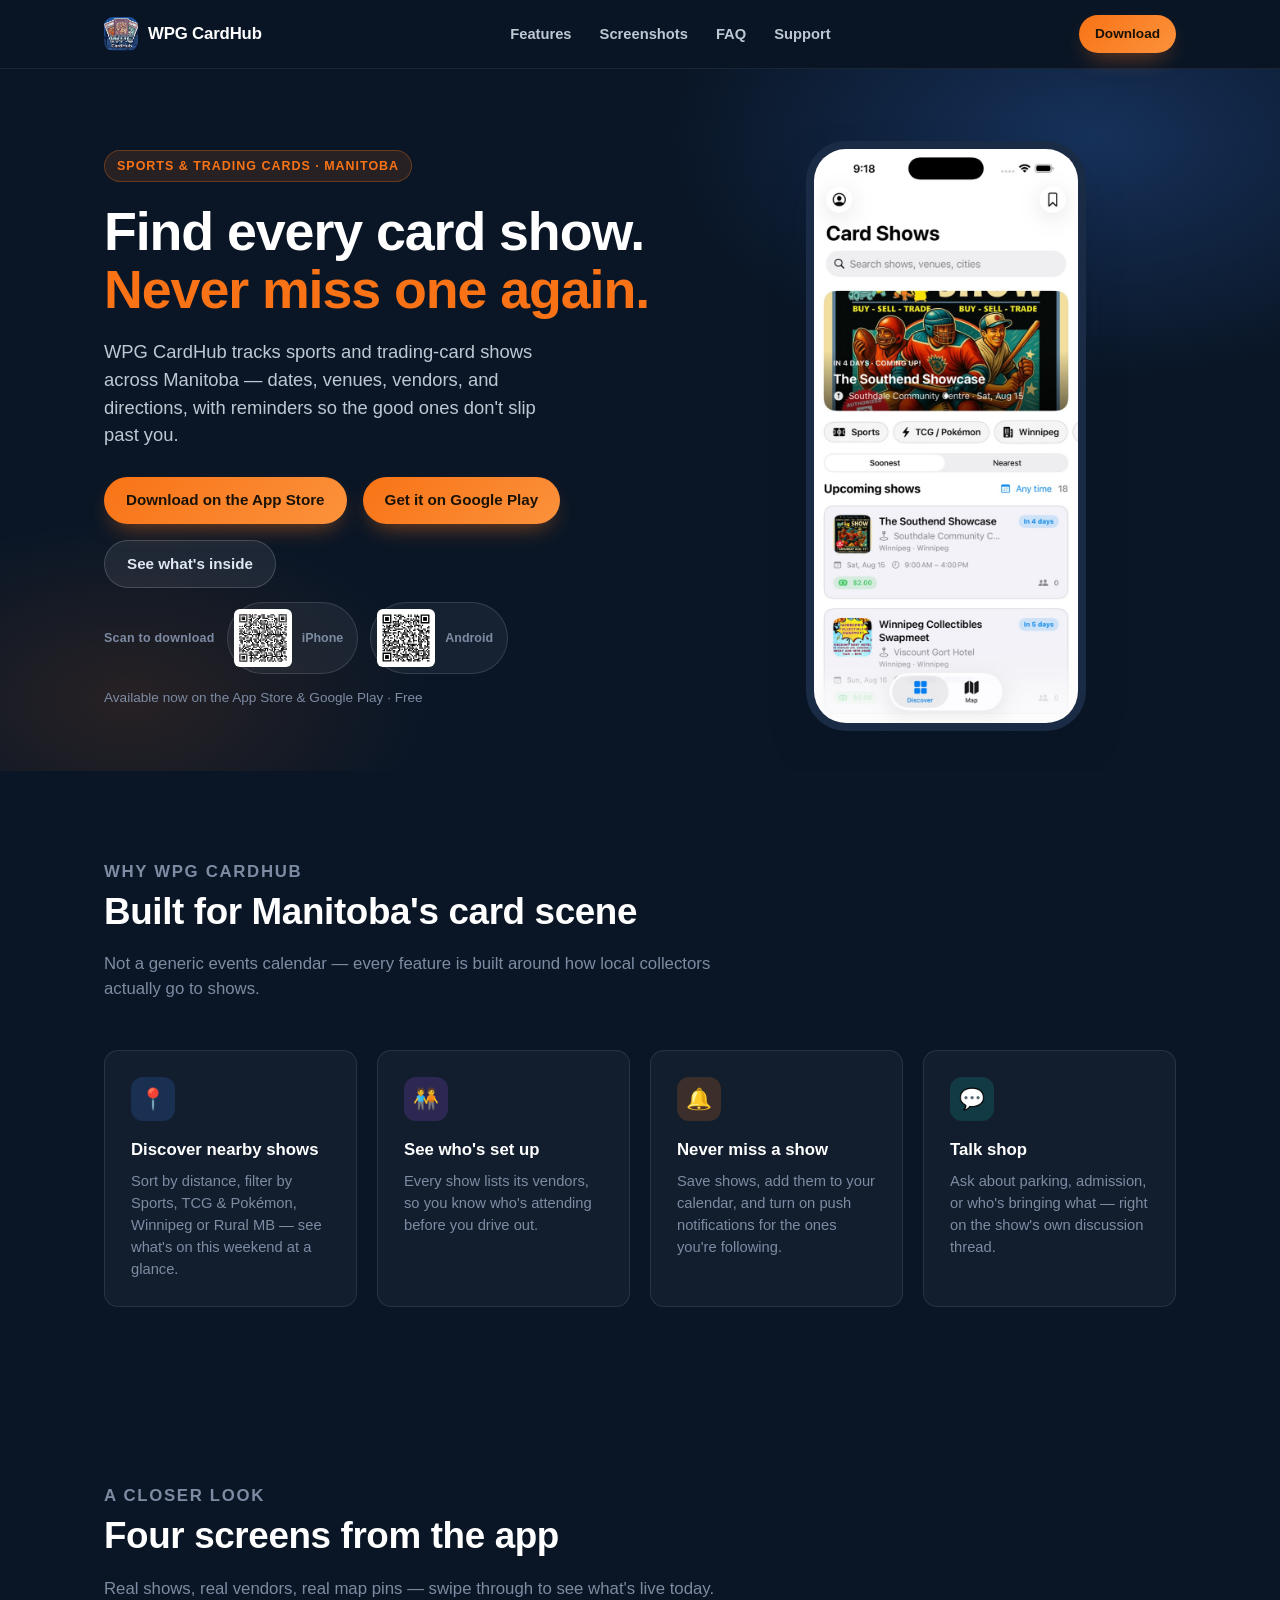
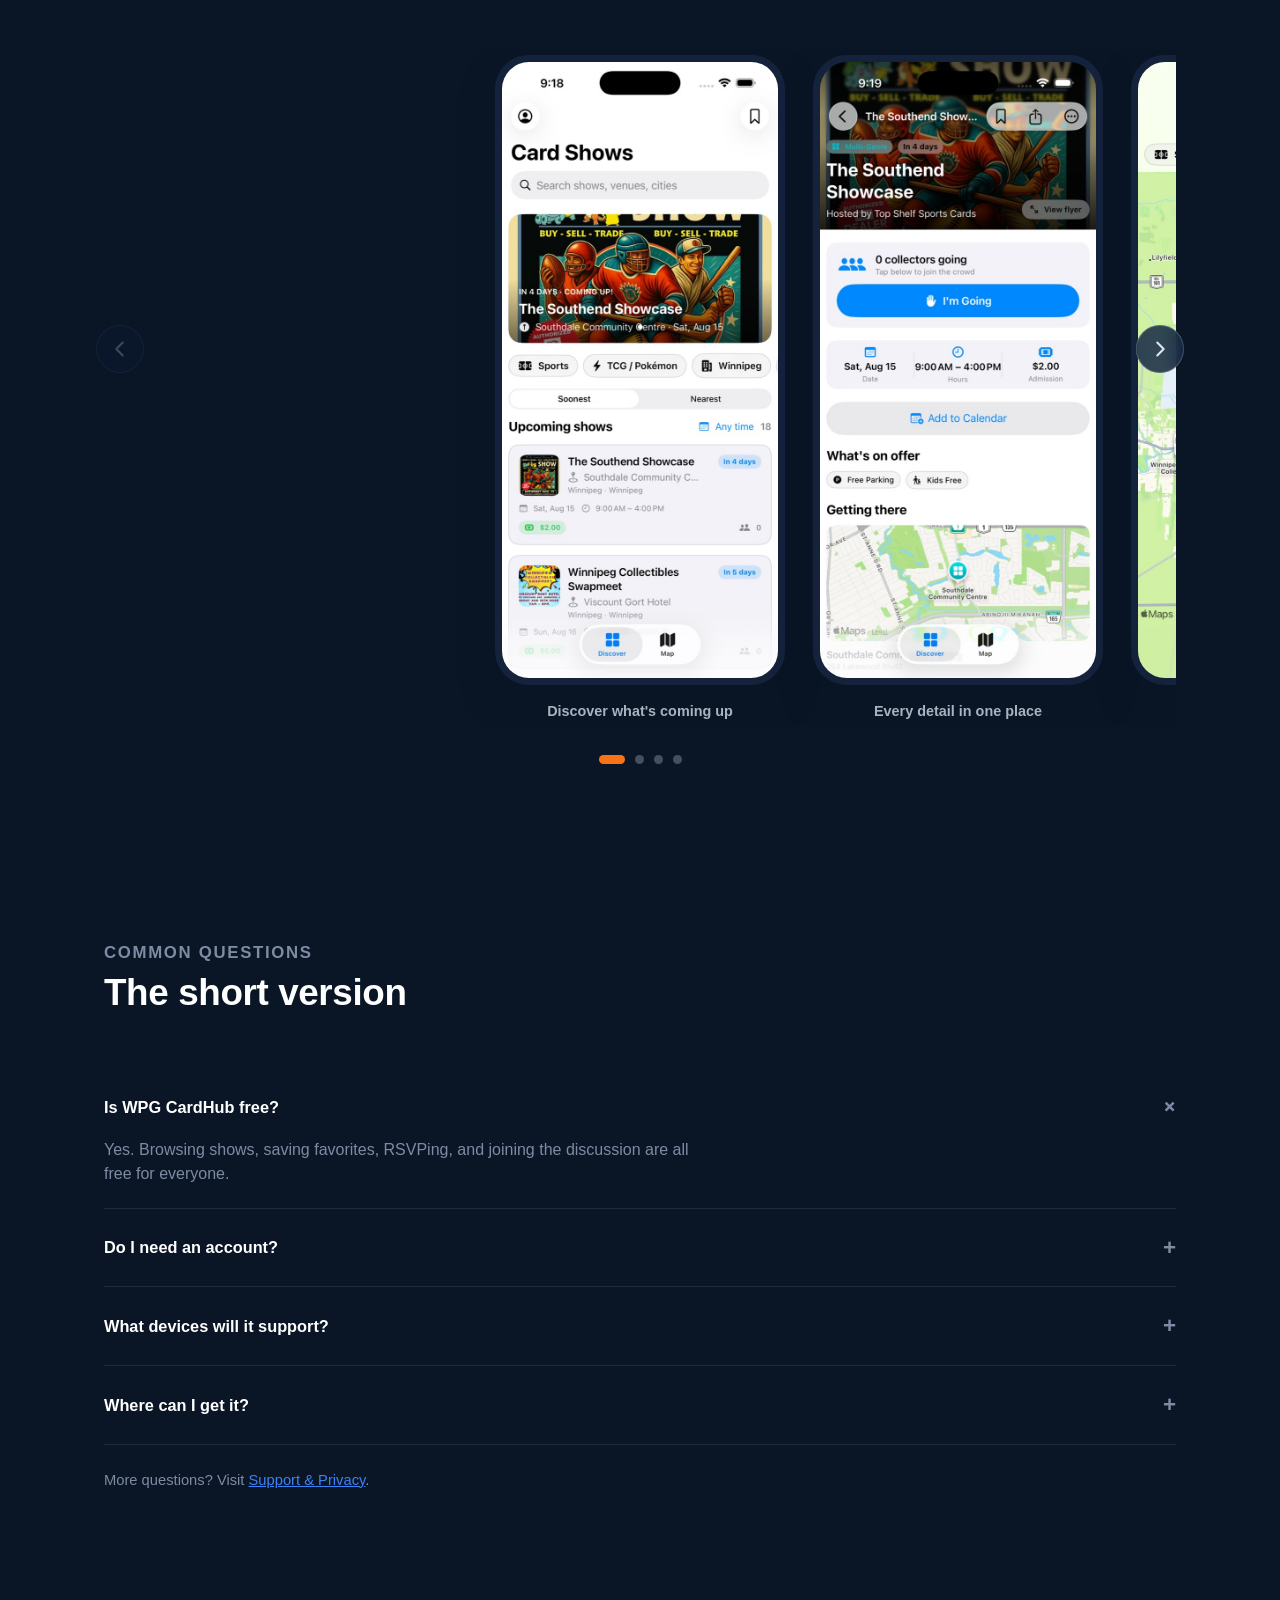
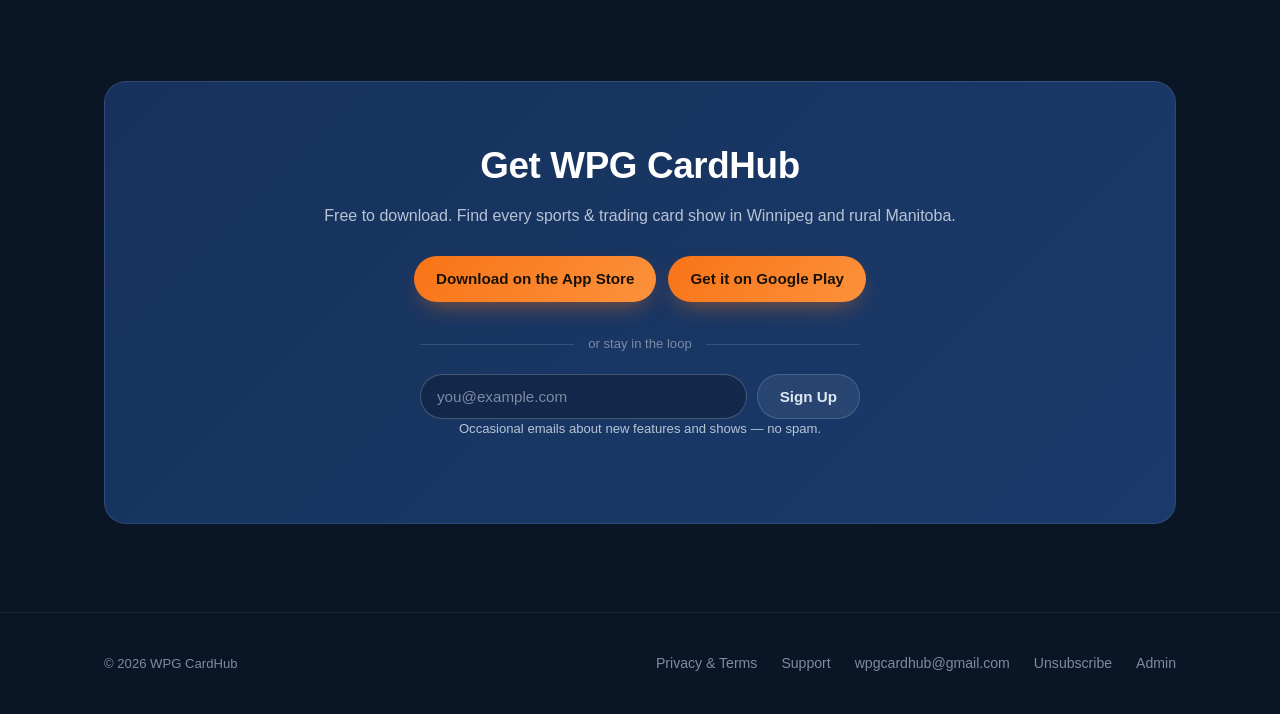
<file: index.html>
<!doctype html>
<html lang="en">
<head>
  <meta charset="utf-8">
  <title>WPG CardHub — Find Winnipeg & Manitoba Card Shows</title>
  <meta name="description" content="WPG CardHub tracks every sports and trading card show in Winnipeg and rural Manitoba — dates, vendors, directions, and reminders in one free app.">
  <meta name="viewport" content="width=device-width, initial-scale=1">
  <link rel="canonical" href="https://wpgcardhub.app/">
  <meta property="og:type" content="website">
  <meta property="og:site_name" content="WPG CardHub">
  <meta property="og:title" content="WPG CardHub — Find Winnipeg & Manitoba Card Shows">
  <meta property="og:description" content="Every sports and trading card show in Winnipeg and rural Manitoba — dates, vendors, directions, and reminders in one free app.">
  <meta property="og:url" content="https://wpgcardhub.app/">
  <meta property="og:image" content="https://wpgcardhub.app/assets/og-image.jpg">
  <meta name="twitter:card" content="summary">
  <meta name="twitter:title" content="WPG CardHub — Find Winnipeg & Manitoba Card Shows">
  <meta name="twitter:description" content="Every sports and trading card show in Winnipeg and rural Manitoba, in one free app.">
  <meta name="twitter:image" content="https://wpgcardhub.app/assets/og-image.jpg">
  <link rel="icon" href="assets/favicon-64.png">
  <link rel="apple-touch-icon" href="assets/apple-touch-icon.png">
  <link rel="stylesheet" href="css/style.css">
</head>
<body>
  <header class="site-header">
    <div class="wrap">
      <a class="brand" href="#top">
        <img src="assets/logo-128.jpg" alt="" width="34" height="34">
        WPG CardHub
      </a>
      <nav class="site-nav">
        <a href="#features">Features</a>
        <a href="#screens">Screenshots</a>
        <a href="#faq">FAQ</a>
        <a href="https://jquiogue-commits.github.io/wpgcardhub-privacy/support">Support</a>
      </nav>
      <a class="btn btn-primary btn-sm" href="#notify">Download</a>
    </div>
  </header>

  <main>
    <section class="hero" id="top">
      <div class="wrap hero-grid">
        <div>
          <span class="eyebrow">Sports &amp; Trading Cards · Manitoba</span>
          <h1>Find every card show. <span class="hl">Never miss one again.</span></h1>
          <p class="lead">
            WPG CardHub tracks sports and trading-card shows across Manitoba — dates, venues,
            vendors, and directions, with reminders so the good ones don't slip past you.
          </p>
          <div class="hero-cta">
            <a class="btn btn-primary" href="https://apps.apple.com/ca/app/wpgcardhub/id6783870189" target="_blank" rel="noopener">Download on the App Store</a>
            <a class="btn btn-primary" href="https://play.google.com/store/apps/details?id=com.wpgcardhub.app" target="_blank" rel="noopener">Get it on Google Play</a>
            <a class="btn btn-ghost" href="#features">See what's inside</a>
          </div>
          <div class="hero-qr-group">
            <span class="hero-qr-lead">Scan to download</span>
            <div class="hero-qr">
              <img src="assets/qr/ios/wpgcardhub-appstore-qr.svg" alt="QR code linking to the WPG CardHub App Store page" width="58" height="58">
              <span>iPhone</span>
            </div>
            <div class="hero-qr">
              <img src="assets/qr/android/wpgcardhub-playstore-qr.svg" alt="QR code linking to the WPG CardHub Google Play page" width="58" height="58">
              <span>Android</span>
            </div>
          </div>
          <p class="fineprint">Available now on the App Store &amp; Google Play · Free</p>
        </div>
        <div class="hero-phone">
          <div class="phone-frame">
            <img src="assets/screenshots/1-discover.jpg" alt="WPG CardHub discover feed showing upcoming card shows" width="644" height="1400" fetchpriority="high">
          </div>
        </div>
      </div>
    </section>

    <section id="features">
      <div class="wrap">
        <div class="section-head">
          <p class="kicker">Why WPG CardHub</p>
          <h2>Built for Manitoba's card scene</h2>
          <p>Not a generic events calendar — every feature is built around how local collectors actually go to shows.</p>
        </div>
        <div class="grid-4">
          <div class="card">
            <div class="icon icon-sports">📍</div>
            <h3>Discover nearby shows</h3>
            <p>Sort by distance, filter by Sports, TCG &amp; Pokémon, Winnipeg or Rural MB — see what's on this weekend at a glance.</p>
          </div>
          <div class="card">
            <div class="icon icon-tcg">🧑‍🤝‍🧑</div>
            <h3>See who's set up</h3>
            <p>Every show lists its vendors, so you know who's attending before you drive out.</p>
          </div>
          <div class="card">
            <div class="icon icon-pokemon">🔔</div>
            <h3>Never miss a show</h3>
            <p>Save shows, add them to your calendar, and turn on push notifications for the ones you're following.</p>
          </div>
          <div class="card">
            <div class="icon icon-multi">💬</div>
            <h3>Talk shop</h3>
            <p>Ask about parking, admission, or who's bringing what — right on the show's own discussion thread.</p>
          </div>
        </div>
      </div>
    </section>

    <section id="screens">
      <div class="wrap">
        <div class="section-head">
          <p class="kicker">A closer look</p>
          <h2>Four screens from the app</h2>
          <p>Real shows, real vendors, real map pins — swipe through to see what's live today.</p>
        </div>

        <div class="carousel">
          <button class="carousel-btn prev" id="shots-prev" aria-label="Previous screenshot" aria-controls="shots-track">
            <svg viewBox="0 0 24 24" aria-hidden="true"><path d="M15 5l-7 7 7 7" fill="none" stroke="currentColor" stroke-width="2.2" stroke-linecap="round" stroke-linejoin="round"/></svg>
          </button>

          <div class="carousel-track" id="shots-track" tabindex="0" role="group" aria-label="App screenshots">
            <figure class="slide">
              <div class="slide-phone"><img src="assets/screenshots/1-discover.jpg" alt="Discover feed listing upcoming card shows" width="644" height="1400"></div>
              <figcaption>Discover what's coming up</figcaption>
            </figure>
            <figure class="slide">
              <div class="slide-phone"><img src="assets/screenshots/2-detail.jpg" alt="Show detail page with times, admission and venue map" width="644" height="1400" loading="lazy"></div>
              <figcaption>Every detail in one place</figcaption>
            </figure>
            <figure class="slide">
              <div class="slide-phone"><img src="assets/screenshots/3-map.jpg" alt="Map of card shows pinned across Winnipeg" width="644" height="1400" loading="lazy"></div>
              <figcaption>Find shows near you</figcaption>
            </figure>
            <figure class="slide">
              <div class="slide-phone"><img src="assets/screenshots/4-community.jpg" alt="Vendor list and show discussion thread" width="644" height="1400" loading="lazy"></div>
              <figcaption>Vendors &amp; discussion</figcaption>
            </figure>
          </div>

          <button class="carousel-btn next" id="shots-next" aria-label="Next screenshot" aria-controls="shots-track">
            <svg viewBox="0 0 24 24" aria-hidden="true"><path d="M9 5l7 7-7 7" fill="none" stroke="currentColor" stroke-width="2.2" stroke-linecap="round" stroke-linejoin="round"/></svg>
          </button>

          <div class="carousel-dots" id="shots-dots" role="tablist" aria-label="Choose screenshot"></div>
        </div>
      </div>
    </section>

    <section id="faq">
      <div class="wrap">
        <div class="section-head">
          <p class="kicker">Common questions</p>
          <h2>The short version</h2>
        </div>
        <details class="faq-item" open>
          <summary>Is WPG CardHub free?</summary>
          <p>Yes. Browsing shows, saving favorites, RSVPing, and joining the discussion are all free for everyone.</p>
        </details>
        <details class="faq-item">
          <summary>Do I need an account?</summary>
          <p>No — browsing and RSVPing ("I'm Going") work without signing in. An account is only needed for app owners who manage the app.</p>
        </details>
        <details class="faq-item">
          <summary>What devices will it support?</summary>
          <p>iPhone running iOS 17 or later, and Android.</p>
        </details>
        <details class="faq-item">
          <summary>Where can I get it?</summary>
          <p>It's live now and free — get it on the <a href="https://apps.apple.com/ca/app/wpgcardhub/id6783870189" target="_blank" rel="noopener" style="color:var(--accent-2);">App Store</a> or <a href="https://play.google.com/store/apps/details?id=com.wpgcardhub.app" target="_blank" rel="noopener" style="color:var(--accent-2);">Google Play</a>.</p>
        </details>
        <p style="margin-top:24px;color:var(--muted);font-size:0.92rem;">
          More questions? Visit <a href="https://jquiogue-commits.github.io/wpgcardhub-privacy/support" style="color:var(--accent-2);">Support &amp; Privacy</a>.
        </p>
      </div>
    </section>

    <section id="notify">
      <div class="wrap">
        <div class="waitlist">
          <h2>Get WPG CardHub</h2>
          <p>Free to download. Find every sports &amp; trading card show in Winnipeg and rural Manitoba.</p>
          <div class="store-buttons">
            <a class="btn btn-primary" href="https://apps.apple.com/ca/app/wpgcardhub/id6783870189" target="_blank" rel="noopener">Download on the App Store</a>
            <a class="btn btn-primary" href="https://play.google.com/store/apps/details?id=com.wpgcardhub.app" target="_blank" rel="noopener">Get it on Google Play</a>
          </div>

          <div class="waitlist-divider"><span>or stay in the loop</span></div>

          <form class="waitlist-form" id="waitlist-form">
            <input type="email" id="waitlist-email" placeholder="you@example.com" required autocomplete="email">
            <button class="btn btn-ghost" type="submit" id="waitlist-submit">Sign Up</button>
          </form>
          <p class="waitlist-success" id="waitlist-success">You're on the list — thanks!</p>
          <p class="waitlist-error" id="waitlist-error"></p>
          <p class="waitlist-note">Occasional emails about new features and shows — no spam.</p>
        </div>
      </div>
    </section>
  </main>

  <footer class="site-footer">
    <div class="wrap footer-grid">
      <span class="footer-copy">© 2026 WPG CardHub</span>
      <div class="footer-links">
        <a href="https://jquiogue-commits.github.io/wpgcardhub-privacy/">Privacy &amp; Terms</a>
        <a href="https://jquiogue-commits.github.io/wpgcardhub-privacy/support">Support</a>
        <a href="mailto:wpgcardhub@gmail.com">wpgcardhub@gmail.com</a>
        <a href="unsubscribe/">Unsubscribe</a>
        <a href="admin/">Admin</a>
      </div>
    </div>
  </footer>

  <script src="js/config.js"></script>
  <script src="js/site.js"></script>
</body>
</html>
</file>
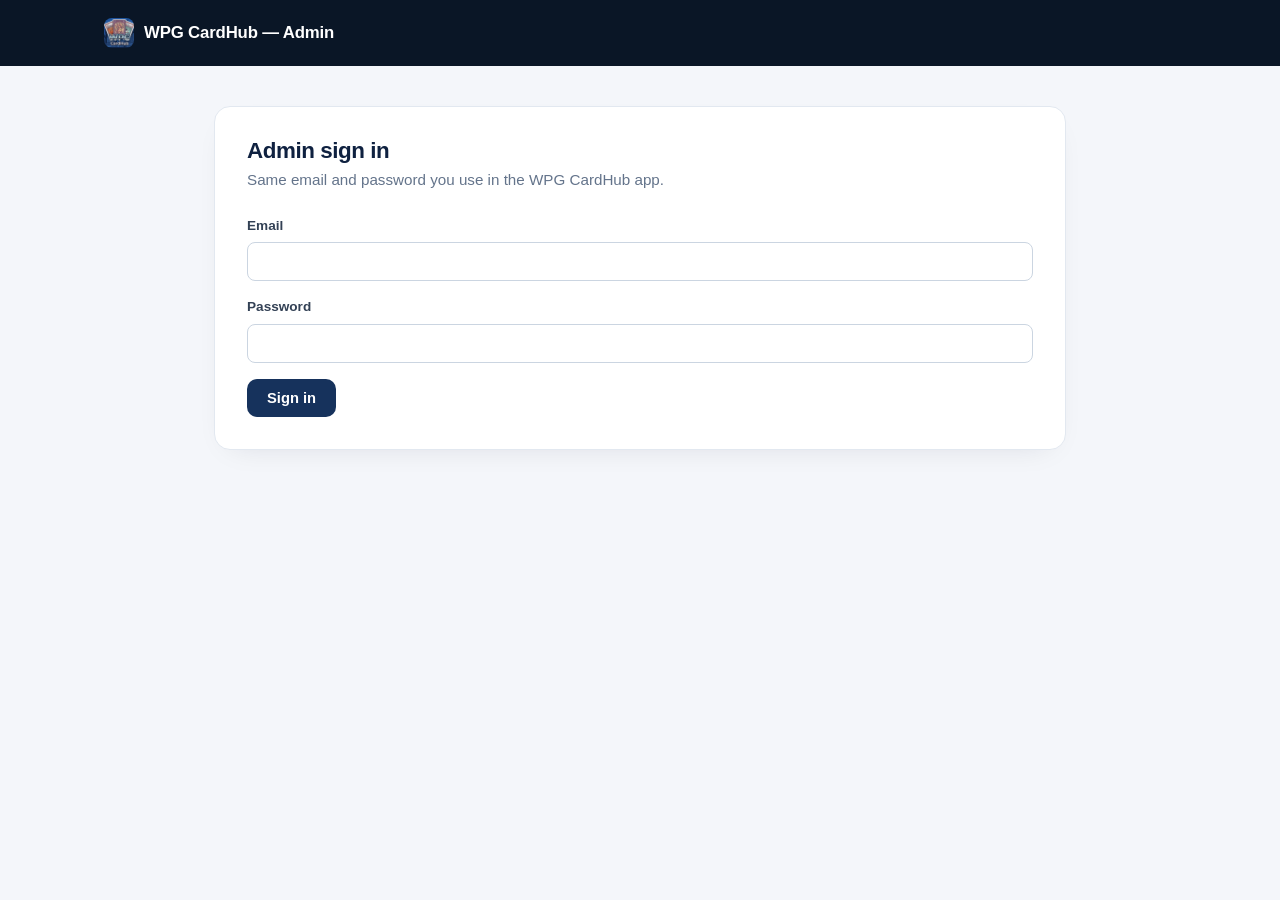
<file: admin/index.html>
<!doctype html>
<html lang="en">
<head>
  <meta charset="utf-8">
  <title>WPG CardHub — Admin</title>
  <meta name="viewport" content="width=device-width, initial-scale=1">
  <meta name="robots" content="noindex, nofollow">
  <link rel="icon" href="../assets/favicon-64.png">
  <link rel="stylesheet" href="../css/style.css">
  <link rel="stylesheet" href="admin.css">
</head>
<body class="admin">
  <header class="admin-header">
    <div class="wrap">
      <a class="brand" href="../"><img src="../assets/logo-128.jpg" alt="" width="30" height="30">WPG CardHub — Admin</a>
      <button class="admin-btn secondary" id="signout-btn" style="display:none;">Sign out</button>
    </div>
  </header>

  <main class="admin-main">

    <!-- Sign-in panel -->
    <section class="panel" id="signin-panel">
      <h1>Admin sign in</h1>
      <p class="sub">Same email and password you use in the WPG CardHub app.</p>
      <form id="signin-form">
        <div class="field">
          <label for="signin-email">Email</label>
          <input type="email" id="signin-email" autocomplete="email" required>
        </div>
        <div class="field">
          <label for="signin-password">Password</label>
          <input type="password" id="signin-password" autocomplete="current-password" required>
        </div>
        <button class="admin-btn" type="submit" id="signin-btn">Sign in</button>
        <p class="msg error" id="signin-error" style="display:none;"></p>
      </form>
    </section>

    <!-- Batch import panel -->
    <section id="import-panel" style="display:none;">
      <div class="panel">
        <div class="topbar">
          <div>
            <h1>Batch flyer import</h1>
            <p class="sub" style="margin:0;">Pick several flyer photos — each one is read by the same flyer-import AI the app uses, then you review and import them all at once.</p>
          </div>
          <span class="who" id="who-label"></span>
        </div>

        <label class="dropzone" id="dropzone">
          <strong>Click to choose flyer photos</strong>
          <div style="margin-top:6px;font-size:0.85rem;">or drag them in here — JPG or PNG (HEIC works in Safari)</div>
          <input type="file" id="file-input" accept="image/*" multiple>
        </label>
        <p class="progress-line" id="progress-line"></p>
        <p class="msg error" id="parse-error" style="display:none;"></p>
      </div>

      <div id="flyer-list"></div>

      <div class="panel" id="import-actions" style="display:none;margin-top:20px;">
        <button class="admin-btn" id="import-btn">Import checked shows</button>
        <p class="msg info" id="import-status" style="display:none;"></p>
      </div>
    </section>

  </main>

  <script src="../js/config.js"></script>
  <script src="admin.js"></script>
</body>
</html>
</file>
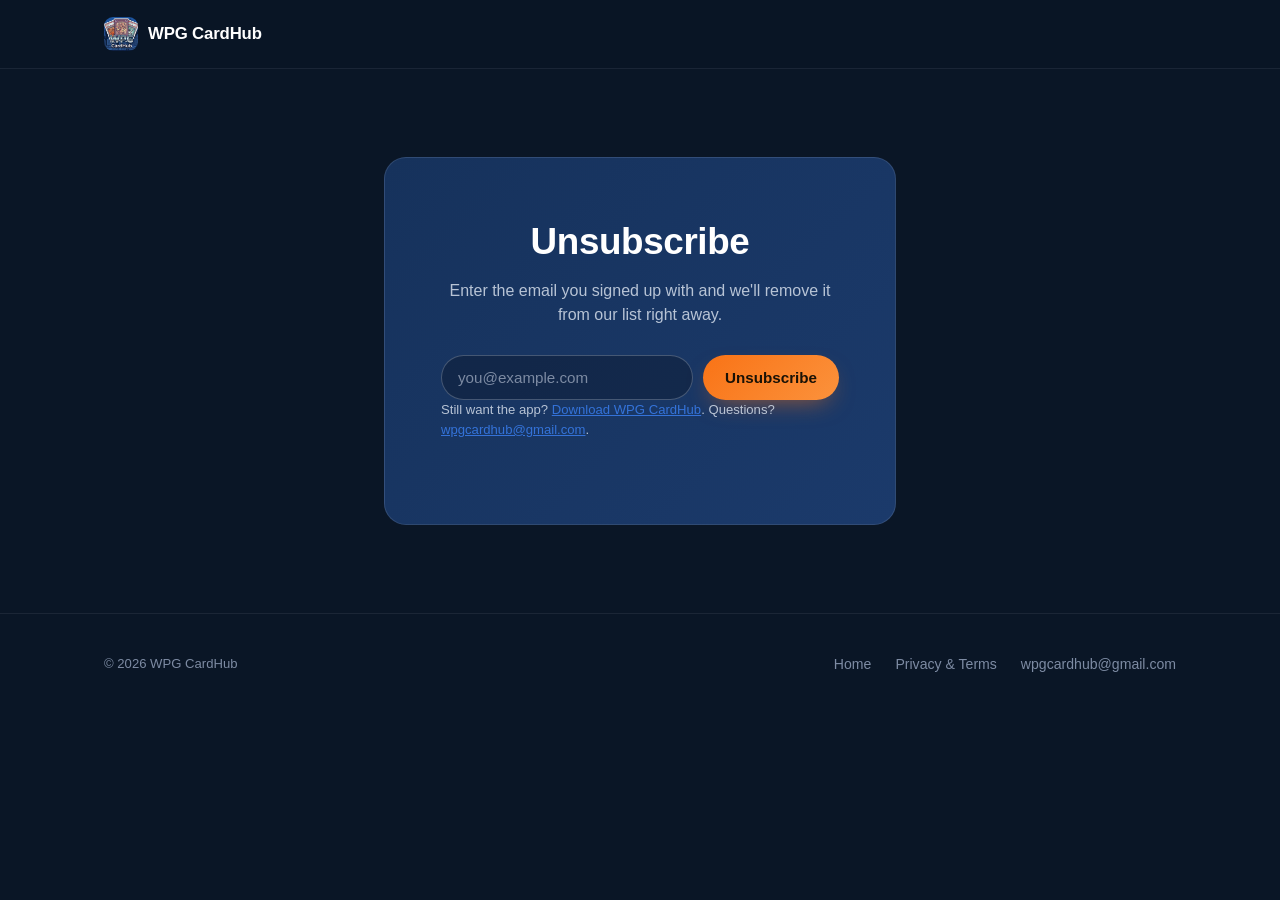
<file: unsubscribe/index.html>
<!doctype html>
<html lang="en">
<head>
  <meta charset="utf-8">
  <title>WPG CardHub — Unsubscribe</title>
  <meta name="viewport" content="width=device-width, initial-scale=1">
  <meta name="robots" content="noindex">
  <link rel="canonical" href="https://wpgcardhub.app/unsubscribe/">
  <link rel="icon" href="../assets/favicon-64.png">
  <link rel="apple-touch-icon" href="../assets/apple-touch-icon.png">
  <link rel="stylesheet" href="../css/style.css">
</head>
<body>
  <header class="site-header">
    <div class="wrap">
      <a class="brand" href="../">
        <img src="../assets/logo-128.jpg" alt="" width="34" height="34">
        WPG CardHub
      </a>
    </div>
  </header>

  <main>
    <section>
      <div class="wrap" style="max-width: 560px;">
        <div class="waitlist" style="text-align:left;">
          <h2 style="text-align:center;">Unsubscribe</h2>
          <p style="text-align:center;">Enter the email you signed up with and we'll remove it from our list right away.</p>

          <form id="unsub-form" class="waitlist-form" style="max-width:100%;">
            <input type="email" id="unsub-email" placeholder="you@example.com" required autocomplete="email">
            <button class="btn btn-primary" type="submit" id="unsub-submit">Unsubscribe</button>
          </form>
          <p class="waitlist-success" id="unsub-success">You're unsubscribed — you won't hear from us again.</p>
          <p class="waitlist-error" id="unsub-error"></p>
          <p class="waitlist-note">
            Still want the app? <a href="https://apps.apple.com/ca/app/wpgcardhub/id6783870189" target="_blank" rel="noopener" style="color:var(--accent-2);">Download WPG CardHub</a>.
            Questions? <a href="mailto:wpgcardhub@gmail.com" style="color:var(--accent-2);">wpgcardhub@gmail.com</a>.
          </p>
        </div>
      </div>
    </section>
  </main>

  <footer class="site-footer">
    <div class="wrap footer-grid">
      <span class="footer-copy">© 2026 WPG CardHub</span>
      <div class="footer-links">
        <a href="../">Home</a>
        <a href="https://jquiogue-commits.github.io/wpgcardhub-privacy/">Privacy &amp; Terms</a>
        <a href="mailto:wpgcardhub@gmail.com">wpgcardhub@gmail.com</a>
      </div>
    </div>
  </footer>

  <script src="../js/config.js"></script>
  <script src="unsubscribe.js"></script>
</body>
</html>
</file>
<file: css/style.css>
:root {
  --navy-950: #0a1626;
  --navy-900: #0f2140;
  --navy-800: #16325c;
  --navy-700: #1b3a6b;
  --navy-600: #24487f;
  --silver: #dfe7f2;
  --cream: #f4f6fa;
  --ink: #0a1626;
  --muted: #7d8ba3;
  --sports: #3b82f6;
  --pokemon: #f97316;
  --tcg: #a855f7;
  --multi: #14b8a6;
  --accent: #f97316;
  --accent-2: #3b82f6;
  --radius-lg: 22px;
  --radius-md: 14px;
  --radius-sm: 8px;
  --max-w: 1120px;
  --shadow: 0 20px 50px -20px rgba(10, 22, 38, 0.5);
}

* { box-sizing: border-box; }

html { scroll-behavior: smooth; }

body {
  margin: 0;
  font-family: -apple-system, BlinkMacSystemFont, "Segoe UI", Roboto, Helvetica, Arial, sans-serif;
  background: var(--navy-950);
  color: var(--silver);
  line-height: 1.5;
  -webkit-font-smoothing: antialiased;
}

/* height:auto is required — the width/height attributes on <img> are there to
   reserve layout space, but without this they pin the rendered height to the
   intrinsic pixel height and stretch the image. */
img { max-width: 100%; display: block; height: auto; }

a { color: inherit; }

.wrap {
  max-width: var(--max-w);
  margin: 0 auto;
  padding: 0 24px;
}

/* ---------- Header ---------- */

header.site-header {
  position: sticky;
  top: 0;
  z-index: 40;
  background: rgba(10, 22, 38, 0.85);
  backdrop-filter: blur(10px);
  border-bottom: 1px solid rgba(223, 231, 242, 0.08);
}

.site-header .wrap {
  display: flex;
  align-items: center;
  justify-content: space-between;
  height: 68px;
}

.brand {
  display: flex;
  align-items: center;
  gap: 10px;
  font-weight: 800;
  font-size: 1.05rem;
  letter-spacing: -0.01em;
  text-decoration: none;
  color: #fff;
}

.brand img { width: 34px; height: 34px; border-radius: 9px; }

nav.site-nav { display: flex; align-items: center; gap: 28px; }
nav.site-nav a {
  text-decoration: none;
  color: var(--silver);
  font-size: 0.92rem;
  font-weight: 600;
  opacity: 0.85;
}
nav.site-nav a:hover { opacity: 1; }

.btn {
  display: inline-flex;
  align-items: center;
  justify-content: center;
  gap: 8px;
  padding: 12px 22px;
  border-radius: 999px;
  font-weight: 700;
  font-size: 0.95rem;
  text-decoration: none;
  border: none;
  cursor: pointer;
  transition: transform 0.15s ease, box-shadow 0.15s ease;
}
.btn:active { transform: scale(0.97); }
.btn-primary {
  background: linear-gradient(135deg, var(--accent), #fb923c);
  color: #1a1206;
  box-shadow: 0 10px 24px -10px rgba(249, 115, 22, 0.6);
}
.btn-ghost {
  background: rgba(223, 231, 242, 0.08);
  color: var(--silver);
  border: 1px solid rgba(223, 231, 242, 0.18);
}
.btn-sm { padding: 9px 16px; font-size: 0.85rem; }
.btn-block { width: 100%; }

/* ---------- Hero ---------- */

.hero {
  position: relative;
  overflow: hidden;
  padding: 72px 0 40px;
  background:
    radial-gradient(700px 400px at 85% 10%, rgba(59, 130, 246, 0.25), transparent 60%),
    radial-gradient(500px 300px at 10% 90%, rgba(249, 115, 22, 0.12), transparent 60%);
}

.hero-grid {
  display: grid;
  grid-template-columns: 1.1fr 0.9fr;
  gap: 48px;
  align-items: center;
}

.eyebrow {
  display: inline-flex;
  align-items: center;
  gap: 8px;
  font-size: 0.78rem;
  font-weight: 800;
  letter-spacing: 0.08em;
  text-transform: uppercase;
  color: var(--accent);
  background: rgba(249, 115, 22, 0.12);
  border: 1px solid rgba(249, 115, 22, 0.3);
  padding: 6px 12px;
  border-radius: 999px;
  margin-bottom: 20px;
}

h1 {
  font-size: clamp(2.2rem, 4.2vw, 3.4rem);
  line-height: 1.08;
  letter-spacing: -0.02em;
  margin: 0 0 20px;
  color: #fff;
}
h1 .hl { color: var(--accent); }

.hero p.lead {
  font-size: 1.15rem;
  color: var(--silver);
  opacity: 0.85;
  max-width: 46ch;
  margin: 0 0 28px;
}

.hero-cta { display: flex; align-items: center; gap: 16px; flex-wrap: wrap; margin-bottom: 14px; }

/* One code per store, so a visitor scans with whichever phone they hold. */
.hero-qr-group {
  display: flex;
  align-items: center;
  flex-wrap: wrap;
  gap: 10px 12px;
  margin-bottom: 14px;
}
.hero-qr-lead {
  font-size: 0.78rem;
  font-weight: 600;
  letter-spacing: 0.02em;
  color: var(--muted);
}

.hero-qr {
  display: flex;
  align-items: center;
  gap: 10px;
  padding: 6px 14px 6px 6px;
  background: rgba(223, 231, 242, 0.06);
  border: 1px solid rgba(223, 231, 242, 0.14);
  border-radius: 999px;
}
.hero-qr img {
  border-radius: 6px;
  /* The QR artwork carries its own white quiet zone; the padding keeps it
     off the dark pill edge so scanners still find the margin. */
  background: #fff;
  padding: 3px;
}
.hero-qr span {
  font-size: 0.78rem;
  line-height: 1.25;
  color: var(--muted);
  font-weight: 600;
}
.fineprint { font-size: 0.85rem; color: var(--muted); }

/* Paired store buttons in the closing CTA. */
.store-buttons {
  display: flex;
  justify-content: center;
  flex-wrap: wrap;
  gap: 12px;
}

.hero-phone {
  position: relative;
  display: flex;
  justify-content: center;
}
.phone-frame {
  width: 280px;
  border-radius: 40px;
  border: 8px solid #1a2b45;
  background: #1a2b45;
  box-shadow: var(--shadow);
  overflow: hidden;
  position: relative;
}
/* No drawn notch here — the screenshots already contain the device's real
   Dynamic Island, and a second faked one never lines up with it. */
.phone-frame img { width: 100%; height: auto; display: block; }

/* ---------- Section shared ---------- */

section { padding: 88px 0; }
.section-head { max-width: 640px; margin: 0 0 48px; }
.kicker {
  font-size: 0.78rem;
  font-weight: 800;
  letter-spacing: 0.1em;
  text-transform: uppercase;
  color: var(--accent-2);
  margin: 0 0 10px;
}
h2 {
  font-size: clamp(1.7rem, 3vw, 2.3rem);
  color: #fff;
  letter-spacing: -0.01em;
  margin: 0 0 12px;
}
.section-head p { color: var(--muted); font-size: 1.05rem; margin: 0; }

/* ---------- Feature grid ---------- */

.grid-4 {
  display: grid;
  grid-template-columns: repeat(4, 1fr);
  gap: 20px;
}
.card {
  background: rgba(223, 231, 242, 0.04);
  border: 1px solid rgba(223, 231, 242, 0.1);
  border-radius: var(--radius-md);
  padding: 26px;
}
.card .icon {
  width: 44px; height: 44px;
  border-radius: 12px;
  display: flex; align-items: center; justify-content: center;
  font-size: 1.3rem;
  margin-bottom: 16px;
}
.card h3 { margin: 0 0 8px; font-size: 1.05rem; color: #fff; }
.card p { margin: 0; color: var(--muted); font-size: 0.92rem; }

.icon-sports { background: rgba(59, 130, 246, 0.18); }
.icon-pokemon { background: rgba(249, 115, 22, 0.18); }
.icon-tcg { background: rgba(168, 85, 247, 0.18); }
.icon-multi { background: rgba(20, 184, 166, 0.18); }

/* ---------- Screenshot carousel ---------- */

.carousel { position: relative; }

.carousel-track {
  display: flex;
  gap: 28px;
  overflow-x: auto;
  scroll-snap-type: x mandatory;
  scroll-behavior: smooth;
  /* Lets the first and last slide settle in the middle of the viewport. */
  padding: 6px calc(50% - 145px) 4px;
  scrollbar-width: none;
  -ms-overflow-style: none;
}
.carousel-track::-webkit-scrollbar { display: none; }
.carousel-track:focus-visible {
  outline: 2px solid var(--accent);
  outline-offset: 6px;
  border-radius: var(--radius-md);
}

.slide {
  flex: 0 0 auto;
  width: 290px;
  scroll-snap-align: center;
  margin: 0;
}
.slide-phone {
  border-radius: 34px;
  border: 7px solid #14233b;
  overflow: hidden;
  background: #14233b;
  box-shadow: var(--shadow);
  /* Locks the frame to the screenshot's aspect ratio so nothing stretches. */
  aspect-ratio: 644 / 1400;
}
.slide-phone img {
  width: 100%;
  height: 100%;
  object-fit: cover;
  display: block;
}
.slide figcaption {
  text-align: center;
  margin-top: 16px;
  font-size: 0.9rem;
  font-weight: 600;
  color: var(--silver);
  opacity: 0.75;
}

.carousel-btn {
  position: absolute;
  top: 42%;
  transform: translateY(-50%);
  z-index: 3;
  width: 48px;
  height: 48px;
  border-radius: 50%;
  border: 1px solid rgba(223, 231, 242, 0.2);
  background: rgba(15, 33, 64, 0.82);
  backdrop-filter: blur(8px);
  color: var(--silver);
  cursor: pointer;
  display: flex;
  align-items: center;
  justify-content: center;
  transition: background 0.15s ease, opacity 0.15s ease;
}
.carousel-btn svg { width: 22px; height: 22px; }
.carousel-btn:hover { background: rgba(36, 72, 127, 0.95); }
.carousel-btn.prev { left: -8px; }
.carousel-btn.next { right: -8px; }
.carousel-btn[disabled] { opacity: 0.25; cursor: default; }

.carousel-dots {
  display: flex;
  justify-content: center;
  gap: 10px;
  margin-top: 28px;
}
.carousel-dots button {
  width: 9px;
  height: 9px;
  padding: 0;
  border-radius: 50%;
  border: none;
  background: rgba(223, 231, 242, 0.28);
  cursor: pointer;
  transition: background 0.2s ease, width 0.2s ease;
}
.carousel-dots button[aria-selected="true"] {
  background: var(--accent);
  width: 26px;
  border-radius: 999px;
}

/* ---------- FAQ ---------- */

.faq-item {
  border-bottom: 1px solid rgba(223, 231, 242, 0.1);
  padding: 22px 0;
}
.faq-item summary {
  cursor: pointer;
  list-style: none;
  display: flex;
  align-items: center;
  justify-content: space-between;
  font-weight: 700;
  color: #fff;
  font-size: 1.02rem;
}
.faq-item summary::-webkit-details-marker { display: none; }
.faq-item summary::after {
  content: "+";
  font-size: 1.4rem;
  color: var(--muted);
  transition: transform 0.2s ease;
}
.faq-item[open] summary::after { transform: rotate(45deg); }
.faq-item p { color: var(--muted); margin: 14px 0 0; max-width: 68ch; }

/* ---------- Waitlist ---------- */

.waitlist {
  border-radius: var(--radius-lg);
  background: linear-gradient(135deg, var(--navy-800), var(--navy-700));
  border: 1px solid rgba(223, 231, 242, 0.12);
  padding: 56px;
  text-align: center;
}
.waitlist h2 { margin-bottom: 10px; }
.waitlist p { color: var(--silver); opacity: 0.8; margin: 0 0 28px; }

.waitlist-divider {
  display: flex;
  align-items: center;
  gap: 14px;
  max-width: 440px;
  margin: 32px auto 20px;
  color: var(--muted);
  font-size: 0.82rem;
}
.waitlist-divider::before,
.waitlist-divider::after {
  content: "";
  flex: 1;
  height: 1px;
  background: rgba(223, 231, 242, 0.15);
}

.waitlist-form {
  display: flex;
  gap: 10px;
  max-width: 440px;
  margin: 0 auto;
}
.waitlist-form input[type="email"] {
  flex: 1;
  padding: 13px 16px;
  border-radius: 999px;
  border: 1px solid rgba(223, 231, 242, 0.25);
  background: rgba(10, 22, 38, 0.4);
  color: #fff;
  font-size: 0.95rem;
}
.waitlist-form input[type="email"]::placeholder { color: var(--muted); }
.waitlist-note { font-size: 0.82rem; color: var(--muted); margin-top: 14px; }
.waitlist-success {
  display: none;
  color: #4ade80;
  font-weight: 700;
  margin-top: 18px;
}
.waitlist-error {
  display: none;
  color: #f87171;
  font-weight: 600;
  margin-top: 14px;
  font-size: 0.88rem;
}

/* ---------- Footer ---------- */

footer.site-footer {
  border-top: 1px solid rgba(223, 231, 242, 0.08);
  padding: 40px 0;
}
.footer-grid {
  display: flex;
  align-items: center;
  justify-content: space-between;
  flex-wrap: wrap;
  gap: 16px;
}
.footer-links { display: flex; gap: 24px; flex-wrap: wrap; }
.footer-links a {
  text-decoration: none;
  color: var(--muted);
  font-size: 0.88rem;
}
.footer-links a:hover { color: var(--silver); }
.footer-copy { font-size: 0.82rem; color: var(--muted); }

/* ---------- Responsive ---------- */

@media (max-width: 880px) {
  .hero-grid { grid-template-columns: 1fr; text-align: center; }
  .hero p.lead { margin-inline: auto; }
  .hero-cta { justify-content: center; }
  /* Visitors on a phone already have the app in hand — the codes are for
     someone browsing on a laptop who wants it on their phone instead. */
  .hero-qr-group { display: none; }
  .hero-phone { margin-top: 24px; }
  .grid-4 { grid-template-columns: repeat(2, 1fr); }
  nav.site-nav { display: none; }
  /* Touch swiping replaces the arrows on small screens. */
  .carousel-btn { display: none; }
  .slide { width: min(74vw, 290px); }
  .carousel-track { padding-inline: calc(50% - min(37vw, 145px)); }
  .waitlist { padding: 36px 24px; }
  .waitlist-form { flex-direction: column; }
  section { padding: 60px 0; }
}
</file>
<file: admin/admin.css>
body.admin {
  background: var(--cream);
  color: var(--ink);
}

.admin-header {
  background: var(--navy-950);
  color: #fff;
  padding: 18px 0;
}
.admin-header .wrap { display: flex; align-items: center; justify-content: space-between; }
.admin-header .brand { color: #fff; }
.admin-header .brand img { width: 30px; height: 30px; border-radius: 8px; }

.admin-main { max-width: 900px; margin: 0 auto; padding: 40px 24px 100px; }

.panel {
  background: #fff;
  border: 1px solid #e2e8f0;
  border-radius: 16px;
  padding: 32px;
  box-shadow: 0 10px 30px -18px rgba(10, 22, 38, 0.15);
}

.panel h1 { font-size: 1.4rem; margin: 0 0 6px; color: var(--navy-900); }
.panel .sub { color: #64748b; margin: 0 0 24px; font-size: 0.95rem; }

.field { margin-bottom: 16px; }
.field label { display: block; font-size: 0.85rem; font-weight: 700; color: #334155; margin-bottom: 6px; }
.field input, .field select, .field textarea {
  width: 100%;
  padding: 10px 12px;
  border: 1px solid #cbd5e1;
  border-radius: 8px;
  font-size: 0.95rem;
  font-family: inherit;
  color: var(--ink);
  background: #fff;
}
.field textarea { resize: vertical; min-height: 60px; }

.admin-btn {
  display: inline-flex;
  align-items: center;
  gap: 8px;
  padding: 11px 20px;
  border-radius: 10px;
  font-weight: 700;
  font-size: 0.92rem;
  border: none;
  cursor: pointer;
  background: var(--navy-800);
  color: #fff;
}
.admin-btn:disabled { opacity: 0.5; cursor: default; }
.admin-btn.secondary { background: #e2e8f0; color: var(--navy-900); }
.admin-btn.danger { background: #fee2e2; color: #b91c1c; }

.msg { margin-top: 14px; font-size: 0.9rem; }
.msg.error { color: #dc2626; }
.msg.success { color: #16a34a; }
.msg.info { color: #475569; }

.topbar {
  display: flex;
  align-items: center;
  justify-content: space-between;
  margin-bottom: 24px;
}
.topbar .who { font-size: 0.88rem; color: #64748b; }

.dropzone {
  border: 2px dashed #cbd5e1;
  border-radius: 14px;
  padding: 40px 20px;
  text-align: center;
  color: #64748b;
  cursor: pointer;
  transition: border-color 0.15s ease, background 0.15s ease;
}
.dropzone.drag { border-color: var(--navy-800); background: #eef2ff; }
.dropzone input { display: none; }

.progress-line { font-size: 0.88rem; color: #475569; margin-top: 12px; }

.flyer-card {
  border: 1px solid #e2e8f0;
  border-radius: 14px;
  padding: 20px;
  margin-top: 20px;
  display: grid;
  grid-template-columns: 140px 1fr;
  gap: 20px;
}
.flyer-card .thumb { border-radius: 10px; overflow: hidden; border: 1px solid #e2e8f0; }
.flyer-card .thumb img { width: 100%; display: block; }
.flyer-card .form-grid { display: grid; grid-template-columns: 1fr 1fr; gap: 0 16px; }
.flyer-card .form-grid .full { grid-column: 1 / -1; }
.flyer-card .row-head { display: flex; align-items: center; justify-content: space-between; margin-bottom: 10px; }
.flyer-card .row-head h3 { margin: 0; font-size: 0.95rem; color: var(--navy-900); }
.flyer-card .include-toggle { display: flex; align-items: center; gap: 8px; font-size: 0.85rem; color: #475569; }
.flyer-card.excluded { opacity: 0.45; }
.flyer-card .row-status { font-size: 0.82rem; margin-top: 8px; }
.flyer-card .row-status.ok { color: #16a34a; }
.flyer-card .row-status.fail { color: #dc2626; }

@media (max-width: 640px) {
  .flyer-card { grid-template-columns: 1fr; }
  .flyer-card .form-grid { grid-template-columns: 1fr; }
}
</file>
